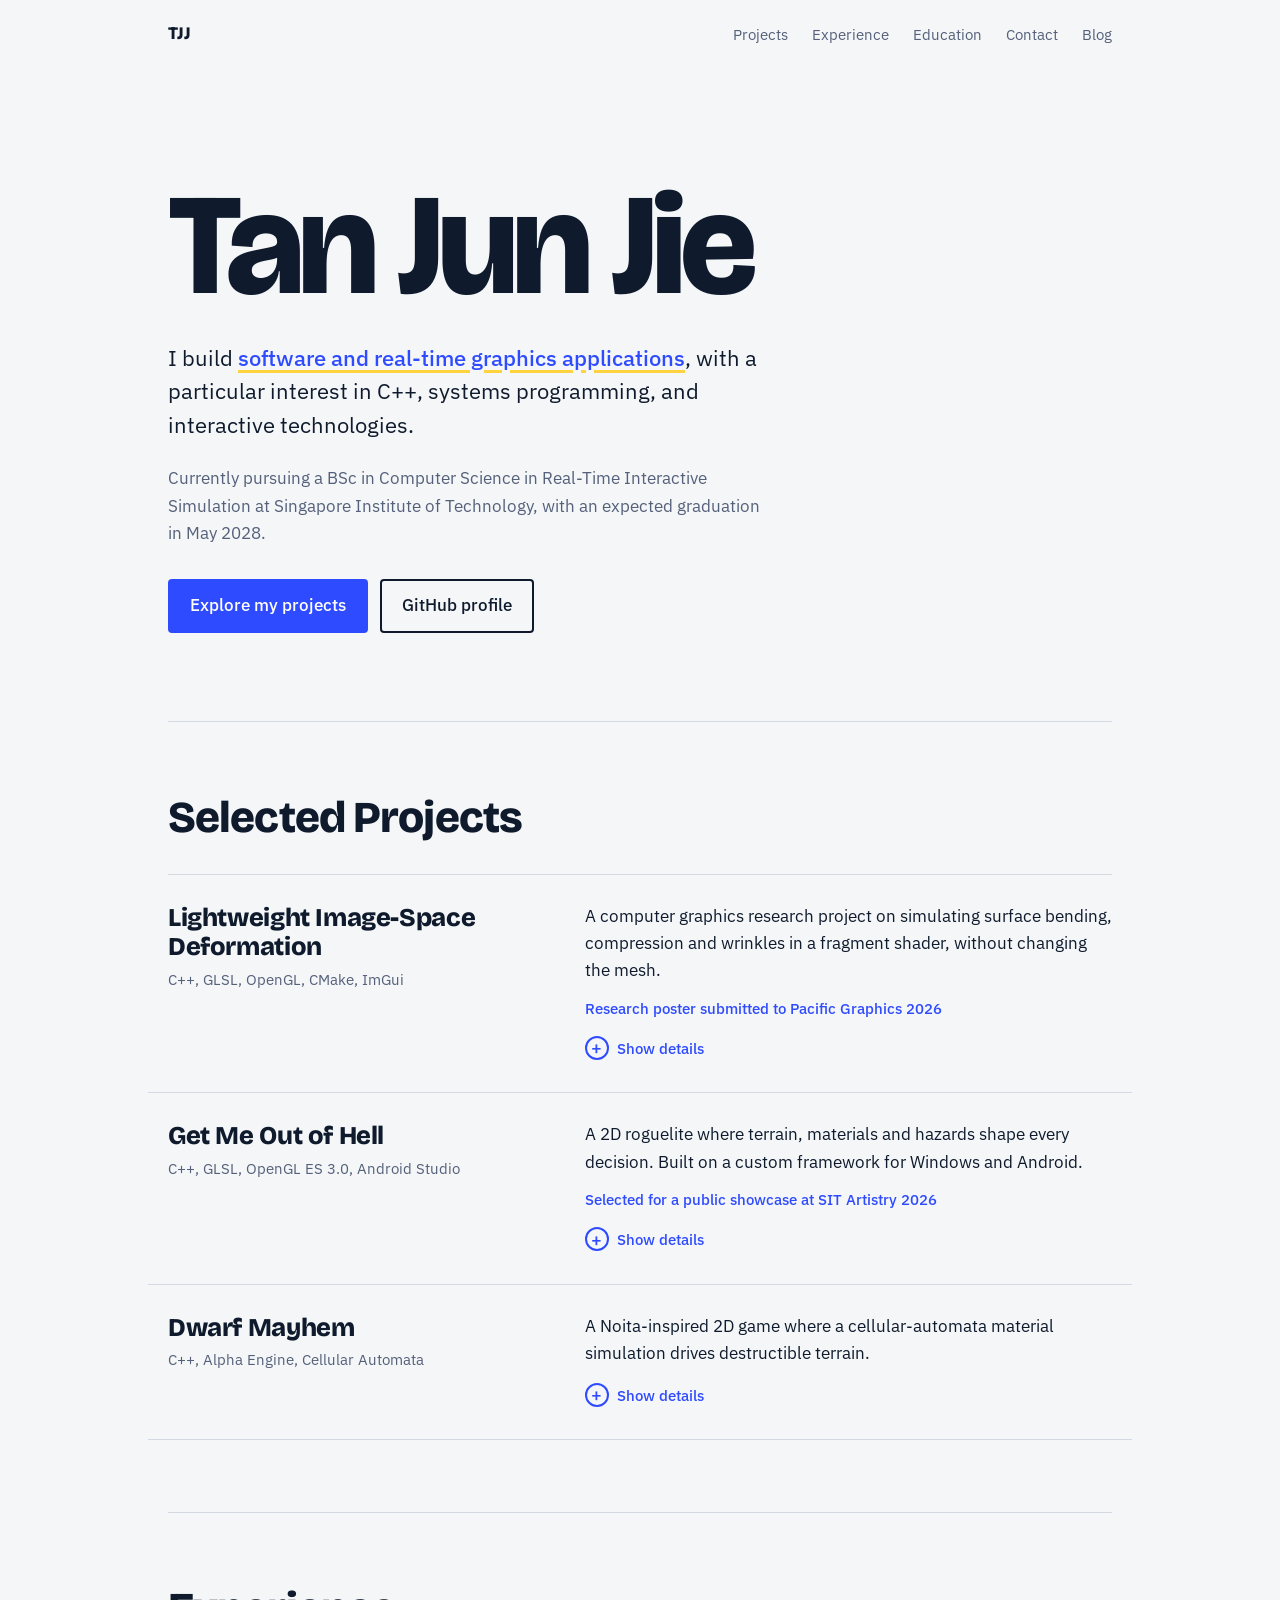
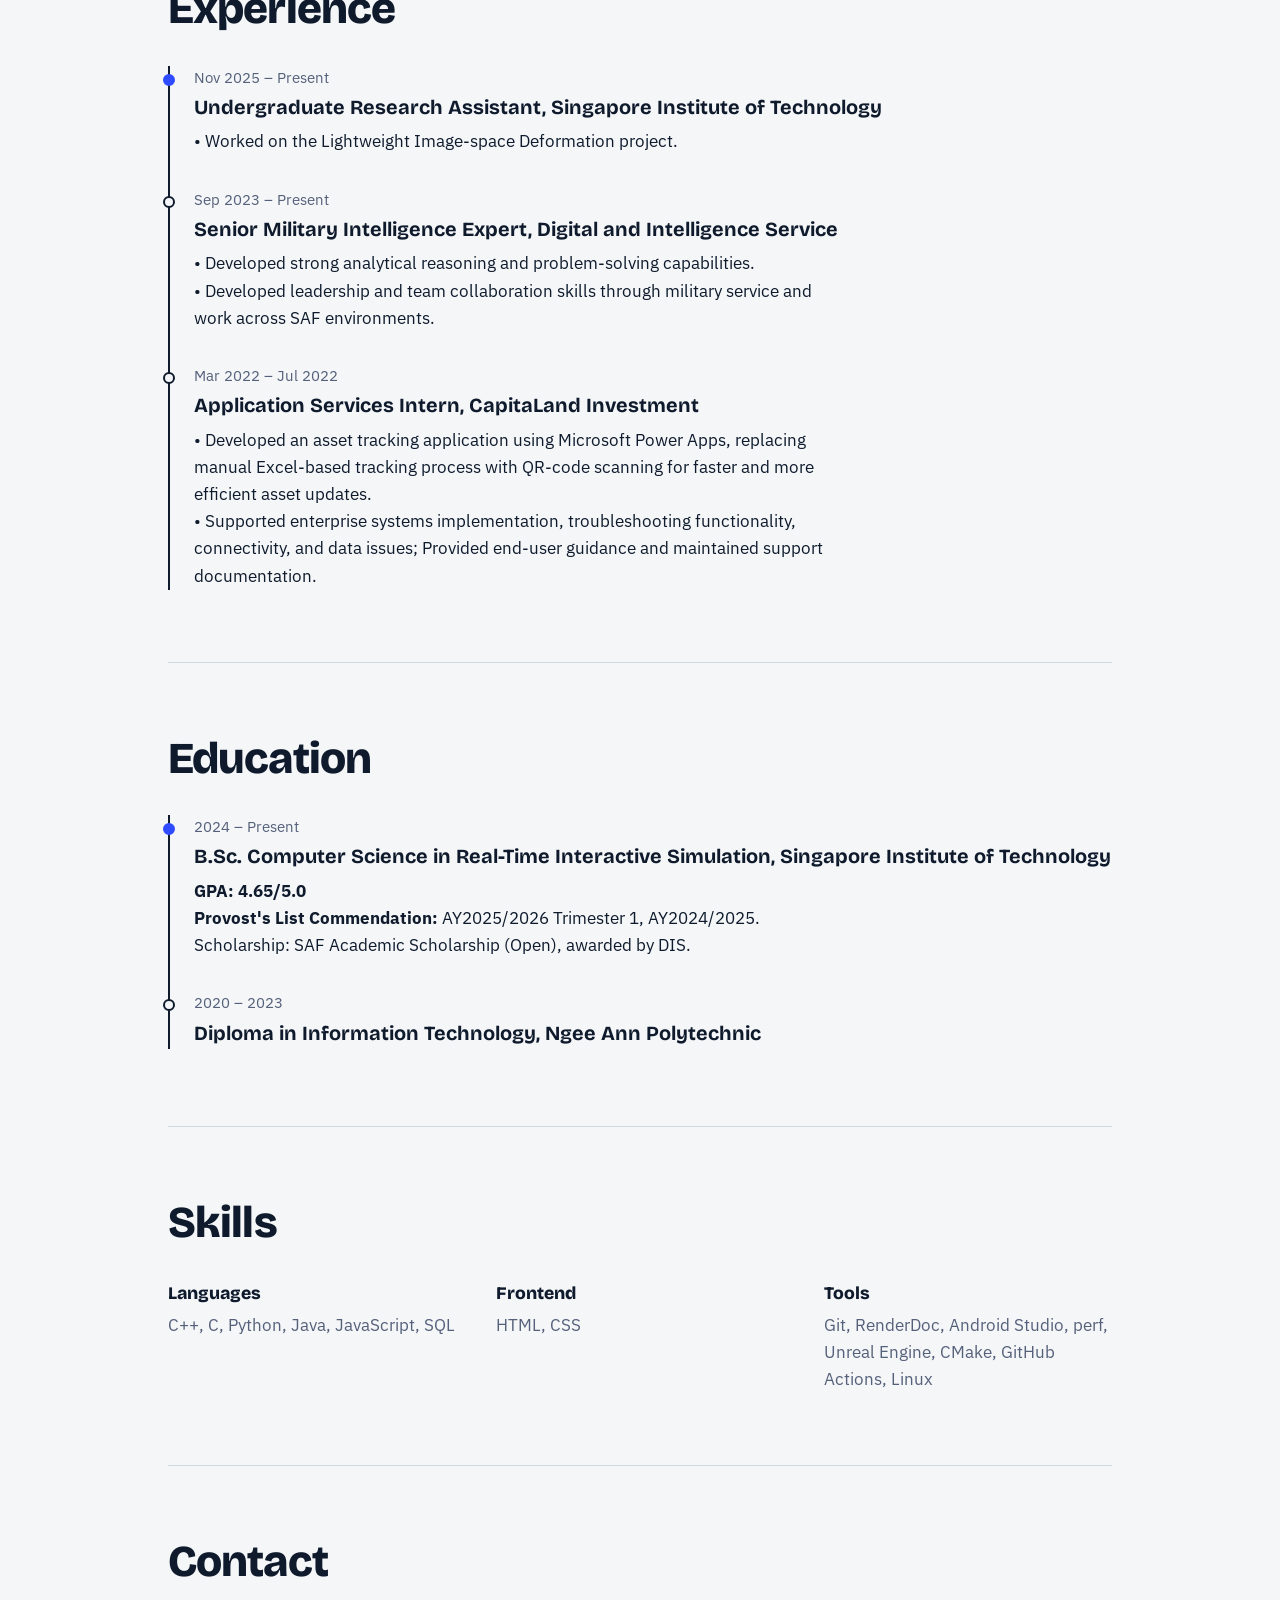
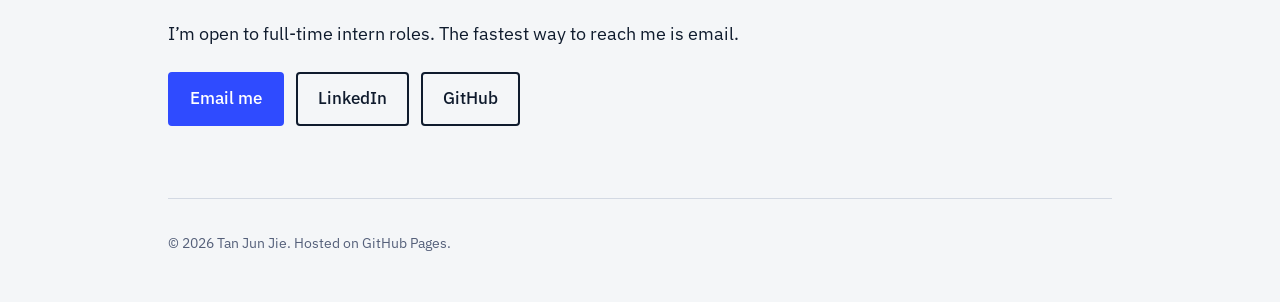
<file: index.html>
<!DOCTYPE html>
<html lang="en">
<head>
<meta charset="utf-8">
<meta name="viewport" content="width=device-width, initial-scale=1">
<title>Tan Jun Jie – Aspiring Software Developer</title>
<meta name="description" content="Portfolio of Tan Jun Jie, an aspiring software developer who builds real-time graphics applications and games in C++.">
<link rel="icon" href="data:image/svg+xml,<svg xmlns=%22http://www.w3.org/2000/svg%22 viewBox=%220 0 100 100%22><text y=%22.9em%22 font-size=%2290%22>💻</text></svg>">
<link rel="preconnect" href="https://fonts.googleapis.com">
<link rel="preconnect" href="https://fonts.gstatic.com" crossorigin>
<link href="https://fonts.googleapis.com/css2?family=Bricolage+Grotesque:opsz,wght@12..96,500;12..96,800&family=IBM+Plex+Sans:wght@400;500&display=swap" rel="stylesheet">
<link rel="stylesheet" href="css/style.css">
</head>
<body>
<div class="wrap">

  <header class="bar">
    <a class="home" href="#top">TJJ</a>
    <nav aria-label="Main">
      <a href="#projects">Projects</a>
      <a href="#experience">Experience</a>
      <a href="#education">Education</a>
      <a href="#contact">Contact</a>
      <a href="Blog/index.html">Blog</a>
    </nav>
  </header>

  <main id="top">
    <div class="hero">
      <h1>Tan Jun Jie</h1>
      <p class="lead">I build <mark>software and real-time graphics applications</mark>, with a particular interest in C++, systems programming, and interactive technologies.</p>
      <p class="now">Currently pursuing a BSc in Computer Science in Real-Time Interactive Simulation at Singapore Institute of Technology, with an expected graduation in May 2028.</p>
      <div class="actions">
        <a class="btn primary" href="#projects">Explore my projects</a>
        <a class="btn" href="https://github.com/TJJ101">GitHub profile</a>
      </div>
    </div>

    <!--
      ================= HOW TO ADD MEDIA TO A PROJECT =================
      1. Put your files in the matching folder, e.g. media/lisd/poster.pdf
         (folders already exist: media/lisd, media/get-me-out-of-hell, media/dwarf-mayhem)
      2. Inside that project's <div class="media"> ... </div>, paste any of these:

      SCREENSHOT (click to open full size):
        <figure>
          <a href="media/lisd/shot-1.png"><img src="media/lisd/shot-1.png" alt="Describe what the image shows" loading="lazy"></a>
          <figcaption>Caption here</figcaption>
        </figure>

      VIDEO FILE (.mp4, keep it under ~25 MB or use YouTube instead):
        <figure class="wide">
          <video controls preload="metadata" poster="media/lisd/video-cover.png">
            <source src="media/lisd/demo.mp4" type="video/mp4">
          </video>
          <figcaption>Caption here</figcaption>
        </figure>

      YOUTUBE VIDEO (replace VIDEO_ID with the part after v= in the link):
        <figure class="wide">
          <div class="embed">
            <iframe src="https://www.youtube.com/embed/VIDEO_ID" title="Describe the video" loading="lazy" allowfullscreen></iframe>
          </div>
          <figcaption>Caption here</figcaption>
        </figure>

      PDF (research poster or paper): a button goes in the .links row, an inline viewer goes in .media:
        <a class="btn small" href="media/lisd/poster.pdf">Read the poster (PDF)</a>

        <figure class="wide pdf">
          <iframe src="media/lisd/poster.pdf" title="Research poster"></iframe>
          <figcaption>Research poster. <a href="media/lisd/poster.pdf">Open in a new tab</a></figcaption>
        </figure>
      ==================================================================
    -->

    <section id="projects">
      <h2>Selected Projects</h2>
      <div class="projects">

        <!-- PROJECT 1 -->
        <article class="project" id="lisd">
          <div class="head">
            <div>
              <h3>Lightweight Image-Space Deformation</h3>
              <p class="stack">C++, GLSL, OpenGL, CMake, ImGui</p>
            </div>
            <div class="summary-text">
              <p>A computer graphics research project on simulating surface bending, compression and wrinkles in a fragment shader, without changing the mesh.</p>
              <p class="note">Research poster submitted to Pacific Graphics 2026</p>
              <button type="button" class="toggle" aria-expanded="true" aria-controls="lisd-detail"><span class="icon" aria-hidden="true"></span><span class="label">Hide details</span></button>
            </div>
          </div>
          <div class="detail" id="lisd-detail">
            <div class="text">
              <h4>The Idea</h4>
              <p style="text-align: justify;">A computer graphics research project on simulating <strong>convincing surface deformation without modifying the underlying mesh geometry</strong>. 
                Instead of traditional geometry-based deformation, it uses <strong>height information and fragment-shader techniques</strong> to make surfaces look like they're bending, compressing, and forming wrinkles.</p>
              <h4>How It Works</h4>
              <p style="text-align: justify;">The implementation uses a <strong>height-guided parallax approach</strong>. 
                Rather than physically moving vertices or introducing a skeletal rig, the <strong>fragment shader perturbs texture coordinates</strong> based on height information to simulate changes in surface depth.</p>
              <p style="text-align: justify;">Deformation is generated <strong>at the image level</strong> while keeping the original mesh intact, reducing the need for expensive geometry updates.</p>
              <h4>Materials and Wrinkles</h4>
              <p style="text-align: justify;">The system is designed to support different materials and deformation characteristics. Various models and height maps are used to experiment with how surfaces respond to interaction:</p>
              <ul>
                <li><strong>Skin-like</strong> surfaces</li>
                <li><strong>Gel-like</strong> surfaces</li>
                <li><strong>Softer</strong> materials</li>
              </ul>
              <p style="text-align: justify;">Particular attention goes to <strong>wrinkles and folds</strong>, where the visual response should reflect the <strong>direction and intensity</strong> of the applied deformation.</p>
              <h4>Haptic Interaction (WIP)</h4>
              <p style="text-align: justify;">A physical input device with a <strong>pincer-style mechanism</strong> provides a tangible way to interact with the simulated surface. 
                It connects <strong>physical input with the visual deformation response</strong>, exploring how image-space techniques can be extended beyond purely visual applications.</p>
              <h4>Status</h4>
              <p style="text-align: justify;">The research poster has been submitted to <b>Pacific Graphics 2026</b>.</p>
            </div>
            <div class="links">
              <a class="btn small" href="media/lisd/A_Lightweight_Image_Space_Deformation_Method_PG26_Poster.pdf">Read the poster (PDF)</a>
              <!-- ADD: <a class="btn small" href="https://github.com/TJJ101/YOUR-REPO-NAME">Source code</a> -->
            </div>
            <div class="media>
              <figure class="wide pdf">
                <iframe src="media/lisd/A_Lightweight_Image_Space_Deformation_Method_PG26_Poster.pdf" title="Research poster"></iframe>
                <figcaption>Research poster. <a href="media/lisd/A_Lightweight_Image_Space_Deformation_Method_PG26_Poster.pdf">Open in a new tab</a></figcaption>
              </figure>
            </div>
          </div>
        </article>

        <!-- PROJECT 2 -->
        <article class="project" id="get-me-out-of-hell">
          <div class="head">
            <div>
              <h3>Get Me Out of Hell</h3>
              <p class="stack">C++, GLSL, OpenGL ES 3.0, Android Studio</p>
            </div>
            <div class="summary-text">
              <p>A 2D roguelite where terrain, materials and hazards shape every decision. Built on a custom framework for Windows and Android.</p>
              <p class="note">Selected for a public showcase at SIT Artistry 2026</p>
              <button type="button" class="toggle" aria-expanded="true" aria-controls="get-me-out-of-hell-detail"><span class="icon" aria-hidden="true"></span><span class="label">Hide details</span></button>
            </div>
          </div>
          <div class="detail" id="get-me-out-of-hell-detail">
            <div class="text">
              <h4>Overview</h4>
              <p style="text-align: justify;">
                Get Me Out of Hell is a <strong>creepy-cute 2D roguelike dungeon crawler</strong> inspired by the Moon Rabbit folklore of East Asian mythology.
                While drawing inspiration from traditional dungeon-crawling experiences, the game introduces a different approach to dungeon progression: 
                <strong>instead of exploring a pre-built dungeon, players construct their own dungeon one tile at a time</strong>, shaping the challenges they will encounter as they progress.
              </p>
              <h4>Dungeon Building and Gameplay Loop</h4>
              <p style="text-align: justify;">
                At the beginning of a run, players enter a dedicated map-building room where they can place a new dungeon tile. Each tile must be connected to the starting tile, allowing players to gradually expand their dungeon while determining its layout. <br><br>
                Every newly placed tile is generated using a combination of randomly selected parameters, including its shape, modifiers, and loot rarity. These elements introduce variation between tiles, giving each placement the potential to create a different encounter and reward opportunity. <br><br>
                Once a tile has been placed, players enter the dungeon and must clear that tile before returning to the map-building room. Only after completing the encounter can they expand their dungeon by placing another tile. This creates the game's core gameplay loop:</p>
              <ul>
                <li><strong>Map Building</strong></li>
                <li><strong>Dungeon Combat</strong></li>
                <li><strong>Map Building</strong></li>
                <li><strong>Dungeon Combat</strong></li>
                <li><strong>Repeat</strong></li>
              </ul>
              <p style="text-align: justify;">
                By alternating between dungeon construction and combat, the game gives players <strong>an active role</strong> in shaping their own progression. Dungeon building becomes more than just a preparation phase; it directly determines the spaces players will explore and the challenges they will face.
              </p>
              <h4>Technical Implementation</h4>
              <p style="text-align: justify;">
                Developed using <strong>C++ and OpenGL ES 3.0</strong>, the project was built using <strong>a custom engine</strong> rather than relying on a full-fledged commercial game engine. The development process involved implementing the underlying systems needed to support the game's 2D gameplay and rendering.
                The project was also developed for Windows and Android, introducing additional considerations for cross-platform compatibility.
              </p>
              <h4>Status</h4>
              <p style="text-align: justify;">The game was selected for a public showcase at <a href="https://lnkd.in/p/g-N6imwh"><b>SIT Artistry 2026</b></a>.</p>
            </div>
            <div class="links">
              <!-- ADD: <a class="btn small" href="https://github.com/TJJ101/YOUR-REPO-NAME">Source code</a> -->
            </div>
            <div class="media">
              <figure class="wide">
                <!--<video controls preload="metadata" poster="media/lisd/video-cover.png"> -->
                <video controls preload="metadata">
                  <source src="media/get-me-out-of-hell/Trailer.mp4" type="video/mp4">
                </video>
                <figcaption>Gameplay Trailer for Get Me out of Hell</figcaption>
              </figure>
              <figure>
                <a href="media/get-me-out-of-hell/Get-Me-Out-of-Hell_Poster.png"><img src="media/get-me-out-of-hell/Get-Me-Out-of-Hell_Poster.png" alt="A Poster for Get Me Out of Hell" loading="lazy"></a>
                <figcaption>Poster for Get Me Out of Hell</figcaption>
              </figure>
            </div>
          </div>
        </article>

        <!-- PROJECT 3 -->
        <article class="project" id="dwarf-mayhem">
          <div class="head">
            <div>
              <h3>Dwarf Mayhem</h3>
              <p class="stack">C++, Alpha Engine, Cellular Automata</p>
            </div>
            <div class="summary-text">
              <p>A Noita-inspired 2D game where a cellular-automata material simulation drives destructible terrain.</p>
              <button type="button" class="toggle" aria-expanded="true" aria-controls="dwarf-mayhem-detail"><span class="icon" aria-hidden="true"></span><span class="label">Hide details</span></button>
            </div>
          </div>
          <div class="detail" id="dwarf-mayhem-detail">
            <div class="text">
              <h4>Overview</h4>
              <p style="text-align: justify;">
                A Noita-inspired 2D mining game that explores <strong>simulation-driven gameplay</strong> through <strong>cellular automata and destructible environments</strong>. 
                Players dig down toward <strong>the core</strong> of a world where materials <strong>interact dynamically</strong> instead of staying fixed in a predefined level.
              </p>
              <h4>Gameplay Loop</h4>
              <ol>
                <li><strong>Mine</strong> your way down to the core</li>
                <li><strong>Sell</strong> what you collect at the shop. Every mined material earns money, and the shop <strong>only opens near the surface</strong>.</li>
                <li><strong>Upgrade</strong> your gear with the money.</li>
                <li><strong>Dig Deeper</strong> and repeat.</li>
              </ol>
              <p><strong>Ores</strong> are stone that sells for <strong>more money</strong>, so finding them speeds up progress.</p>
              <h4>The Deeper You Go, The Harder It Gets</h4>
              <ul>
                <li><strong>Heat:</strong> temperature rises with depth, and players take <strong>more and more damage</strong>. Surviving means buying <strong>more heat armour</strong> and <strong>moving faster</strong>.</li>
                <li><strong>Limited storage:</strong> players can only carry so much, and can <strong>upgrade their storage at the shop</strong>.</li>
              </ul>
              <p style="text-align: justify;">Because the shop only opens near the surface and storage is limited, players have to decide <strong>how deep to push before heading back to sell</strong>.</p>
              <h4>Materials</h4>
              <p style="text-align: justify;">Every material in the world is simulated with cellular automata, and falls into one of three groups:</p>
              <ul>
                <li><strong>Solids:</strong> Sand, Stone, Dirt (plus <strong>Ores</strong>, which are Stone that sells for more)</li>
                <li><strong>Liquids:</strong> Water, Lava</li>
                <li><strong>Gases:</strong> Steam, Toxic Gas</li>
              </ul>
              <h4>How Each Material Behaves</h4>
              <ul>
                <li><strong>Liquids flow down.</strong></li>
                <li><strong>Stone stays in place.</strong> Sand and dirt behave like their real-life counterparts: they <strong>fall and flow, but don’t spread out</strong> like a liquid.</li>
                <li><strong>Gases expand and float up.</strong></li>
              </ul>
              <p style="text-align: justify;">Liquids and gases also have a certain <strong>compressibility</strong>.</p>
              <h4>Material Interactions</h4>
              <ul>
                <li><strong>Water meets lava</strong> and creates <strong>stone and steam</strong>.</li>
                <li><strong>Solids sink through liquids</strong>, displacing the liquid.</li>
                <li><strong>Gases rise through liquids.</strong></li>
              </ul>
              <p style="text-align: justify;">Rather than relying on manually scripted interactions alone, each material element <strong>updates according to its surrounding conditions</strong>, so the state of the environment keeps changing as the player interacts with it.</p>
              <h4>Destructible Terrain</h4>
              <p style="text-align: justify;"> 
                The environment is not just a set of static obstacles. It can be <strong>altered during gameplay</strong>, letting players affect the world around them. 
                Mining is how players earn money, so <strong>destroying terrain is the core of the game</strong>, and it opens up <strong>emergent interactions</strong> along the way.
              </p>
              <h4>Technical Implementation</h4>
              <p style="text-align: justify;">
                Built in <strong>C++ using the Alpha Engine</strong>. The project involved implementing <strong>simulation-based systems in a 2D game</strong>, using cellular automata to represent dynamic materials and connecting those systems to the gameplay experience.
              </p>
            </div>
            <div class="links">
              <a class="btn small" href="https://github.com/TJJ101/Dwarf-Mayhem-Into-the-Depths-release">Release</a>
            </div>
            <div class="media">
              <figure class="wide">
                <video controls preload="metadata" poster="media/dwarf-mayhem/Dwarf-Mayhem_SS1.png">
                  <source src="media/dwarf-mayhem/Dwarf-Mayhem_Trailer.mp4" type="video/mp4">
                </video>
                <figcaption>Gameplay Trailer for Dwarf Mayhem</figcaption>
              </figure>
            </div>
          </div>
        </article>
      </div>
    </section>

    <section id="experience">
      <h2>Experience</h2>
      <ol class="timeline">
        <li>
          <p class="when">Nov 2025 – Present</p>
          <h3>Undergraduate Research Assistant, Singapore Institute of Technology</h3>
          <p>• Worked on the Lightweight Image-space Deformation project.</p>
        </li>
        <li>
          <p class="when">Sep 2023 – Present</p>
          <h3>Senior Military Intelligence Expert, Digital and Intelligence Service</h3>
          <p>• Developed strong analytical reasoning and problem-solving capabilities.</p>
          <p>• Developed leadership and team collaboration skills through military service and work across SAF environments.</p>
        </li>
        <li>
          <p class="when">Mar 2022 – Jul 2022</p>
          <h3>Application Services Intern, CapitaLand Investment</h3>
          <p>• Developed an asset tracking application using Microsoft Power Apps, replacing manual Excel-based tracking process with QR-code scanning for faster and more efficient asset updates.</p>
          <p>• Supported enterprise systems implementation, troubleshooting functionality, connectivity, and data issues; Provided end-user guidance and maintained support documentation.</p>
        </li>
      </ol>
    </section>

    <section id="education">
      <h2>Education</h2>
      <ol class="timeline">
        <li>
          <p class="when">2024 – Present</p>
          <h3>B.Sc. Computer Science in Real-Time Interactive Simulation, Singapore Institute of Technology</h3>
          <p><b>GPA: 4.65/5.0</b></p>
          <p><b>Provost's List Commendation:</b> AY2025/2026 Trimester 1, AY2024/2025.</p>
          <p>Scholarship: SAF Academic Scholarship (Open), awarded by DIS.</p>
        </li>
        <li>
          <p class="when">2020 – 2023</p>
          <h3>Diploma in Information Technology, Ngee Ann Polytechnic</h3>
        </li>
      </ol>
    </section>

    <section id="skills">
      <h2>Skills</h2>
      <dl class="skills">
        <div><dt>Languages</dt><dd>C++, C, Python, Java, JavaScript, SQL</dd></div>
        <div><dt>Frontend</dt><dd>HTML, CSS</dd></div>
        <div><dt>Tools</dt><dd>Git, RenderDoc, Android Studio, perf, Unreal Engine, CMake, GitHub Actions, Linux</dd></div>
      </dl>
    </section>

    <section id="contact" class="contact">
      <h2>Contact</h2>
      <p>I’m open to full-time intern roles. The fastest way to reach me is email.</p>
      <div class="actions">
        <a class="btn primary" href="mailto:tanjunjie616@gmail.com">Email me</a>
        <a class="btn" href="https://www.linkedin.com/in/junjie-tan-l0tm/">LinkedIn</a>
        <a class="btn" href="https://github.com/TJJ101">GitHub</a>
      </div>
    </section>
  </main>

  <footer>
    © 2026 Tan Jun Jie. Hosted on GitHub Pages.
  </footer>
</div>

<script>
  // Each project starts collapsed. Only the "Show details" button toggles it,
  // so selecting or copying text never opens or closes a card.
  // (Without JavaScript, all details stay visible.)
  (function () {
    function setOpen(card, open) {
      var btn = card.querySelector(".toggle");
      card.classList.toggle("is-open", open);
      card.querySelector(".detail").hidden = !open;
      btn.setAttribute("aria-expanded", String(open));
      btn.querySelector(".label").textContent = open ? "Hide details" : "Show details";
    }
    document.querySelectorAll(".project").forEach(function (card) {
      setOpen(card, false);
      card.querySelector(".toggle").addEventListener("click", function () {
        setOpen(card, !card.classList.contains("is-open"));
      });
    });
    // A link like yoursite.github.io/#dwarf-mayhem opens that project directly.
    function openFromHash() {
      var el = document.getElementById(location.hash.slice(1));
      if (el && el.classList.contains("project")) {
        setOpen(el, true);
        el.scrollIntoView();
      }
    }
    window.addEventListener("hashchange", openFromHash);
    openFromHash();
  })();
</script>
</body>
</html>
</file>
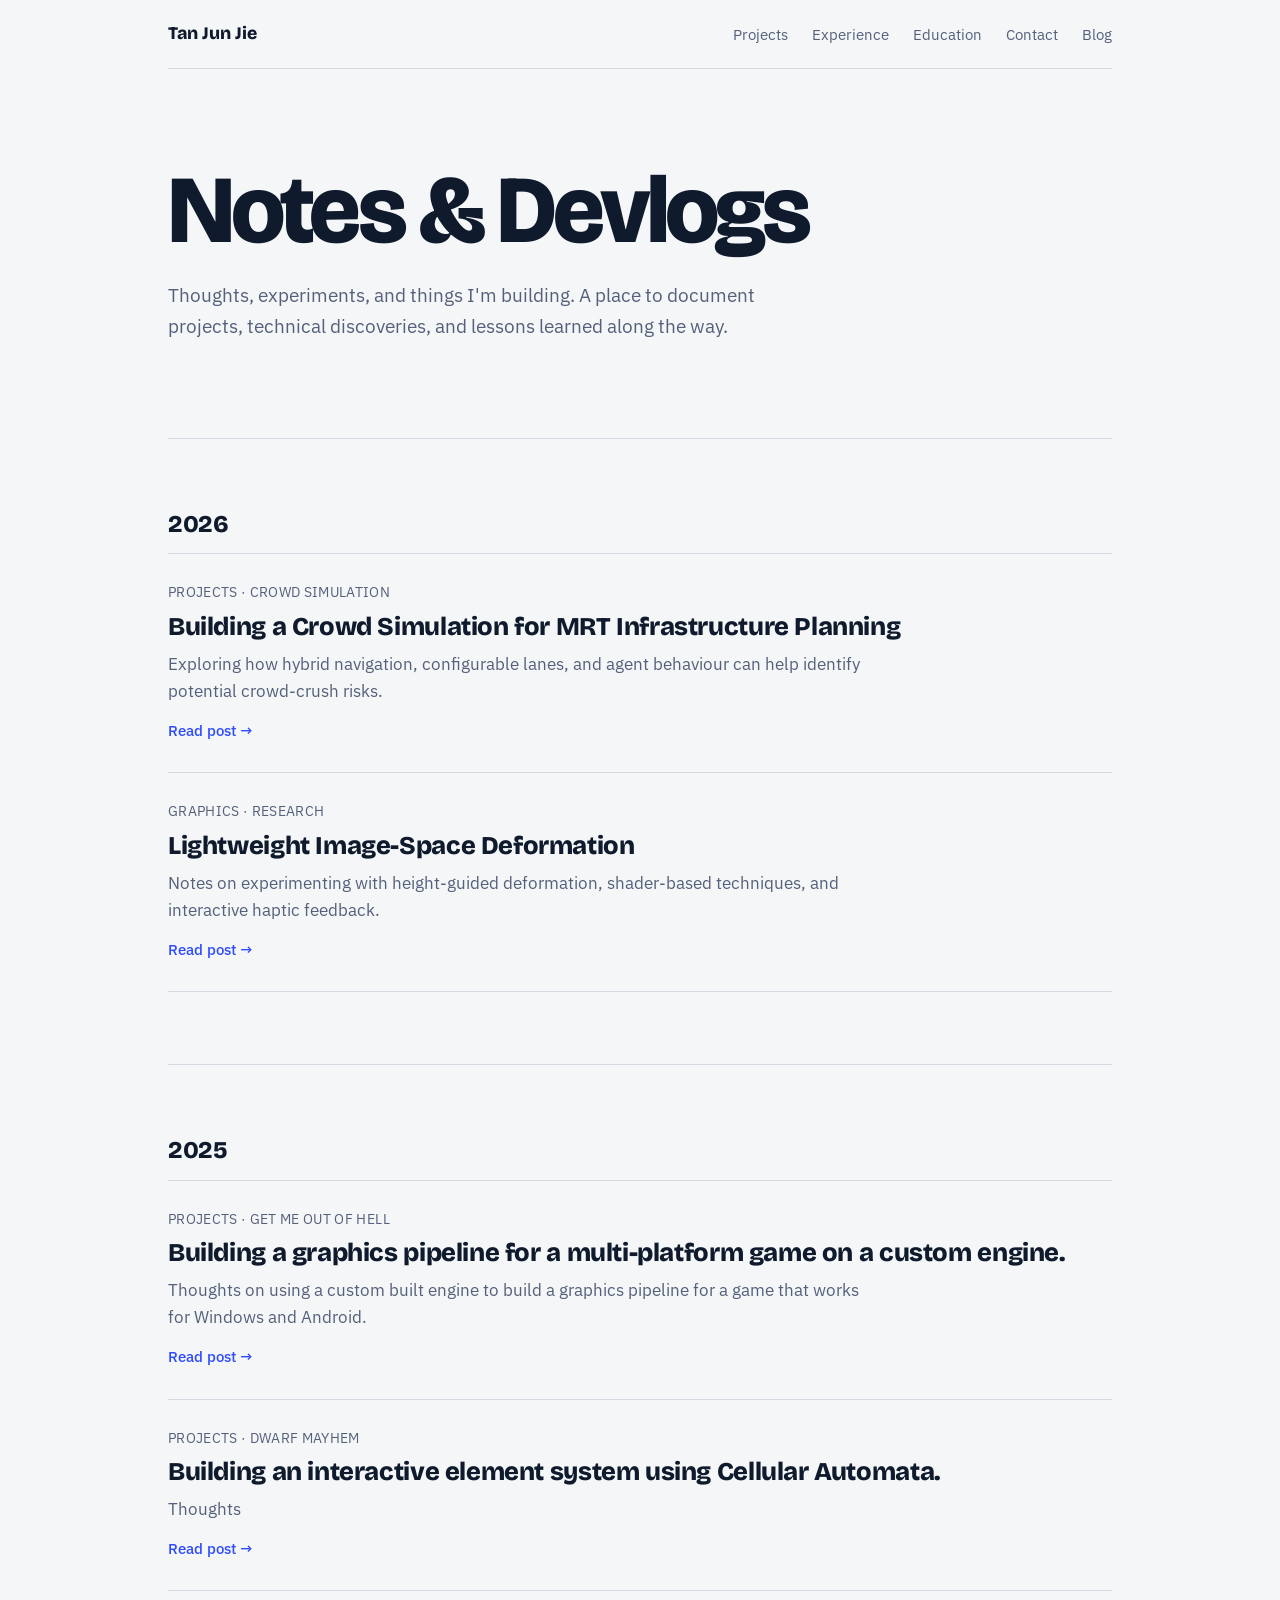
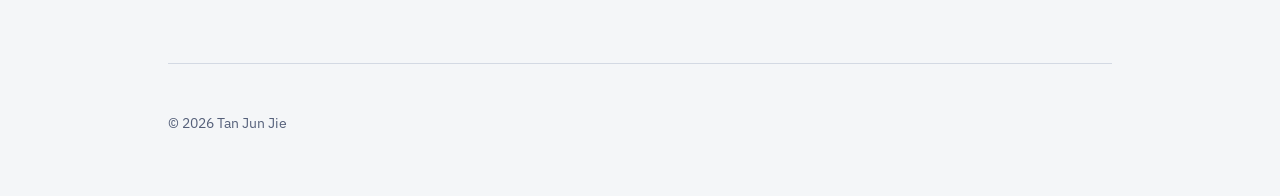
<file: Blog/index.html>
<!DOCTYPE html>
<html lang="en">
<head>
  <meta charset="UTF-8">
  <meta name="viewport" content="width=device-width, initial-scale=1.0">

  <title>Blog | Tan Jun Jie</title>
  <meta name="description" content="Thoughts, experiments, and development logs.">

  <link rel="preconnect" href="https://fonts.googleapis.com">
  <link rel="preconnect" href="https://fonts.gstatic.com" crossorigin>
  <link href="https://fonts.googleapis.com/css2?family=Bricolage+Grotesque:opsz,wght@12..96,400;12..96,500;12..96,600;12..96,700;12..96,800&family=IBM+Plex+Sans:wght@400;500;600;700&display=swap" rel="stylesheet">

  <link rel="stylesheet" href="../css/style.css">
</head>

<body>
  <div class="wrap">

    <!-- Navigation -->
    <header class="bar">
      <a class="home" href="../index.html">Tan Jun Jie</a>

      <nav>
        <a href="../index.html#projects">Projects</a>
        <a href="../index.html#experience">Experience</a>
        <a href="../index.html#education">Education</a>
        <a href="../index.html#contact">Contact</a>
        <a href="index.html">Blog</a>
      </nav>
    </header>

    <main>
      <!-- Introduction -->
      <section class="blog-hero">
        <h1>Notes & Devlogs</h1>

        <p>
          Thoughts, experiments, and things I'm building.
          A place to document projects, technical discoveries, and lessons learned along the way.
        </p>
      </section>

      <!-- Posts -->
      <section>
        <h2 class="blog-year">2026</h2>

        <article class="post">
          <p class="meta">Projects · Crowd Simulation</p>

          <h3>
            <a href="posts/crowd-simulation.html">
              Building a Crowd Simulation for MRT Infrastructure Planning
            </a>
          </h3>

          <p class="summary">
            Exploring how hybrid navigation, configurable lanes,
            and agent behaviour can help identify potential
            crowd-crush risks.
          </p>

          <a class="read-more" href="posts/crowd-simulation.html">
            Read post →
          </a>
        </article>

        <article class="post">
          <p class="meta">Graphics · Research</p>

          <h3>
            <a href="posts/lightweight-image-space-deformation.html">
              Lightweight Image-Space Deformation
            </a>
          </h3>

          <p class="summary">
            Notes on experimenting with height-guided deformation,
            shader-based techniques, and interactive haptic feedback.
          </p>

          <a class="read-more" href="posts/lightweight-image-space-deformation.html">
            Read post →
          </a>
        </article>
      </section>
      
      <section>
        <h2 class="blog-year">2025</h2>

        <article class="post">
          <p class="meta">Projects · Get Me Out of Hell</p>

          <h3>
            <a href="posts/get-me-out-of-hell.html">
              Building a graphics pipeline for a multi-platform game on a custom engine.
            </a>
          </h3>

          <p class="summary">
            Thoughts on using a custom built engine to build a graphics pipeline for a
            game that works for Windows and Android.
          </p>

          <a class="read-more" href="posts/get-me-out-of-hell.html">
            Read post →
          </a>
        </article>
        
        <article class="post">
          <p class="meta">Projects · Dwarf Mayhem</p>

          <h3>
            <a href="posts/cellular-automata.html">
              Building an interactive element system using Cellular Automata.
            </a>
          </h3>

          <p class="summary">
            Thoughts 
          </p>

          <a class="read-more" href="posts/cellular-automata.html">
            Read post →
          </a>
        </article>

      </section>
    </main>

    <footer>
      <p>© 2026 Tan Jun Jie</p>
    </footer>
  </div>
</body>
</html>
</file>
<file: css/style.css>
:root {
  --paper: #f4f6f8;
  --ink: #0f1b2d;
  --muted: #55607a;
  --line: #d3d9e3;
  --accent: #2f4bff;
  --accent-ink: #ffffff;
  --mark: #ffd23f;
  --display: "Bricolage Grotesque", "Helvetica Neue", Arial, sans-serif;
  --body: "IBM Plex Sans", system-ui, -apple-system, "Segoe UI", sans-serif;
}
@media (prefers-color-scheme: dark) {
  :root:not([data-theme="light"]) {
    --paper: #0e1626;
    --ink: #eef1f7;
    --muted: #9aa5bd;
    --line: #25314a;
    --accent: #7b8dff;
    --accent-ink: #0e1626;
  }
}
:root[data-theme="dark"] {
  --paper: #0e1626;
  --ink: #eef1f7;
  --muted: #9aa5bd;
  --line: #25314a;
  --accent: #7b8dff;
  --accent-ink: #0e1626;
}

*, *::before, *::after { box-sizing: border-box; }
html { scroll-behavior: smooth; }
body {
  margin: 0;
  background: var(--paper);
  color: var(--ink);
  font-family: var(--body);
  font-size: 1.0625rem;
  line-height: 1.6;
}
a { color: inherit; }
a:focus-visible, button:focus-visible, summary:focus-visible {
  outline: 3px solid var(--accent);
  outline-offset: 3px;
  border-radius: 2px;
}
.wrap { max-width: 62rem; margin: 0 auto; padding: 0 1.5rem; }

/* Top bar */
.bar {
  display: flex; justify-content: space-between; align-items: center;
  padding: 1.25rem 0;
}
.bar nav { display: flex; gap: 1.5rem; font-size: 0.95rem; }
.bar a { text-decoration: none; color: var(--muted); }
.bar a:hover { color: var(--ink); }
.bar .home { font-family: var(--display); font-weight: 800; color: var(--ink); font-size: 1.1rem; }

/* Hero */
.hero { padding: clamp(3rem, 10vw, 7rem) 0 clamp(3rem, 8vw, 5.5rem); }
.hero h1 {
  font-family: var(--display);
  font-weight: 800;
  font-size: clamp(3.25rem, 13vw, 9rem);
  line-height: 0.92;
  letter-spacing: -0.04em;
  margin: 0 0 1.75rem;
}
.hero p.lead {
  max-width: 38rem;
  font-size: clamp(1.15rem, 2.4vw, 1.4rem);
  line-height: 1.5;
  margin: 0 0 1.5rem;
}
.hero mark {
  background: none;
  color: var(--accent);
  font-weight: 500;
  text-decoration: underline;
  text-decoration-color: var(--mark);
  text-decoration-thickness: 0.12em;
  text-underline-offset: 0.2em;
}
.now { color: var(--muted); max-width: 38rem; margin: 0 0 2rem; }
.actions { display: flex; flex-wrap: wrap; gap: 0.75rem; }
.btn {
  display: inline-block; padding: 0.7rem 1.25rem; font-weight: 500;
  text-decoration: none; border: 2px solid var(--ink); border-radius: 4px;
  transition: transform 0.15s, box-shadow 0.15s;
}
.btn.primary { background: var(--accent); border-color: var(--accent); color: var(--accent-ink); }
.btn:hover { transform: translate(-2px, -2px); box-shadow: 3px 3px 0 var(--ink); }
.btn.small { padding: 0.45rem 0.9rem; font-size: 0.95rem; }

/* Sections */
section { padding: clamp(2.5rem, 6vw, 4.5rem) 0; border-top: 1px solid var(--line); }
h2 {
  font-family: var(--display); font-weight: 800;
  font-size: clamp(1.9rem, 4vw, 2.75rem);
  letter-spacing: -0.02em; line-height: 1.1; margin: 0 0 2rem;
}

/* Projects: text is freely selectable; only the button expands the card */
.projects { border-top: 1px solid var(--line); }
.project {
  border-bottom: 1px solid var(--line);
  margin: 0 -1.25rem; padding: 0 1.25rem;
  scroll-margin-top: 1rem;
  box-shadow: inset 3px 0 0 transparent;
  transition: background-color 0.15s, box-shadow 0.15s;
}
/* Hovering anywhere on the card (or having it open) marks it as the active one */
.project.is-open { background: color-mix(in srgb, var(--accent) 6%, transparent); box-shadow: inset 3px 0 0 var(--accent); }
@media (hover: hover) {
  .project:hover { background: color-mix(in srgb, var(--accent) 6%, transparent); box-shadow: inset 3px 0 0 var(--accent); }
}
.head { display: grid; grid-template-columns: 1fr 1.4fr; gap: 1rem 2.5rem; padding: 1.75rem 0; }
.project h3 {
  font-family: var(--display); font-weight: 800; font-size: 1.6rem;
  letter-spacing: -0.015em; line-height: 1.15; margin: 0 0 0.4rem;
  width: fit-content; transition: color 0.15s;
}
/* The title only changes colour when the pointer is over the title text itself */
.project h3:hover { color: var(--accent); }
.stack { color: var(--muted); font-size: 0.92rem; margin: 0; }
.summary-text p { margin: 0 0 0.75rem; }
.note { font-size: 0.92rem; font-weight: 500; color: var(--accent); margin: 0 0 0.75rem; }
.toggle {
  display: inline-flex; align-items: center; gap: 0.5rem;
  font: inherit; font-size: 0.95rem; font-weight: 500; color: var(--accent);
  background: none; border: 0; padding: 0.25rem 0; cursor: pointer;
}
.toggle:hover .label { text-decoration: underline; text-underline-offset: 3px; }
.toggle .icon {
  display: inline-grid; place-items: center;
  width: 1.5rem; height: 1.5rem; border: 2px solid currentColor; border-radius: 50%;
  font-size: 1.1rem; line-height: 1;
}
.toggle .icon::before { content: "+"; }
.project.is-open .toggle .icon::before { content: "–"; }

.detail { padding: 0 0 2.25rem; }
.detail .text { max-width: 44rem; }
.detail .text p { margin: 0 0 1rem; }
.detail .text h4 {
font-family: var(--display); font-weight: 800; font-size: 1.15rem;
letter-spacing: -0.01em; line-height: 1.25;
margin: 1.75rem 0 0.5rem; padding-left: 0.75rem;
border-left: 3px solid var(--accent);
}
.detail .text h4:first-child { margin-top: 0; }
.detail .text strong { font-weight: 600; }
.detail .text ul, .detail .text ol { margin: 0 0 1rem; padding-left: 1.5rem; }
.detail .text li { margin-bottom: 0.25rem; }
.detail .text li::marker { color: var(--accent); font-weight: 600; }
.detail .text mark {
  background: linear-gradient(transparent 55%, var(--mark) 55%);
  color: inherit; font-weight: 600; padding: 0 0.1em;
}
.links { display: flex; flex-wrap: wrap; gap: 0.75rem; margin: 1.25rem 0 0; }

/* Media: screenshots, videos, PDFs */
.media { display: grid; grid-template-columns: repeat(auto-fit, minmax(16rem, 1fr)); gap: 1.25rem; margin-top: 1.75rem; }
.media:empty { display: none; }
.media figure { margin: 0; }
.media .wide { grid-column: 1 / -1; }
.media img, .media video {
  display: block; width: 100%; height: auto;
  border: 1px solid var(--line); border-radius: 4px; background: var(--line);
}
.media figcaption { font-size: 0.9rem; color: var(--muted); margin-top: 0.4rem; }
.embed { position: relative; aspect-ratio: 16 / 9; border: 1px solid var(--line); border-radius: 4px; overflow: hidden; }
.embed iframe { position: absolute; inset: 0; width: 100%; height: 100%; border: 0; }
.pdf iframe { width: 100%; height: 36rem; border: 1px solid var(--line); border-radius: 4px; }

/* Timeline (education) */
.timeline { list-style: none; margin: 0; padding: 0 0 0 1.5rem; border-left: 2px solid var(--ink); }
.timeline li { position: relative; padding: 0 0 2rem; }
.timeline li:last-child { padding-bottom: 0; }
.timeline li::before {
  content: ""; position: absolute; left: calc(-1.5rem - 7px); top: 0.5rem;
  width: 12px; height: 12px; background: var(--paper); border: 2px solid var(--ink); border-radius: 50%;
}
.timeline li:first-child::before { background: var(--accent); border-color: var(--accent); }
.when { color: var(--muted); font-size: 0.92rem; margin: 0; }
.timeline h3 { font-family: var(--display); font-size: 1.25rem; margin: 0.1rem 0 0.35rem; }
.timeline p:not(.when) { margin: 0; max-width: 40rem; }

/* Skills */
.skills { display: grid; grid-template-columns: repeat(auto-fit, minmax(14rem, 1fr)); gap: 1.5rem 2.5rem; margin: 0; }
.skills dt { font-family: var(--display); font-weight: 800; font-size: 1.1rem; margin-bottom: 0.25rem; }
.skills dd { margin: 0; color: var(--muted); }

/* Contact */
.contact p { max-width: 36rem; margin: 0 0 1.5rem; font-size: 1.15rem; }
footer { padding: 2rem 0 3rem; color: var(--muted); font-size: 0.9rem; border-top: 1px solid var(--line); }

@media (max-width: 40rem) {
  .head { grid-template-columns: 1fr; }
  .bar nav { gap: 1rem; }
  .pdf iframe { height: 26rem; }
}
@media (prefers-reduced-motion: reduce) {
  html { scroll-behavior: auto; }
  .btn { transition: none; }
  .btn:hover { transform: none; }
}

/* ================= BLOG ================= */

/* Blog hero */
.blog-hero {
  padding: clamp(3rem, 10vw, 6rem) 0;
}

.blog-hero h1 {
  font-family: var(--display);
  font-weight: 800;
  font-size: clamp(3rem, 10vw, 6rem);
  line-height: 0.95;
  letter-spacing: -0.04em;
  margin: 0 0 1.5rem;
}

.blog-hero p {
  max-width: 38rem;
  font-size: 1.2rem;
  color: var(--muted);
  margin: 0;
}

/* Override global section styling */
section.blog-year-section {
  padding: 2rem 0;
  border-top: none;
}

/* Separator between year groups */
section.blog-year-section + section.blog-year-section {
  border-top: 1px solid var(--line);
}

.blog-year {
  font-family: var(--display);
  font-size: 1.5rem;
  font-weight: 800;
  margin: 3rem 0 1rem;
}

.blog-year:first-child {
  margin-top: 0;
}

/* Blog articles */
.post {
  border-bottom: 1px solid var(--line);
  padding: 1.75rem 0;
}

.post:first-of-type {
  border-top: 1px solid var(--line);
}

.post .meta {
  color: var(--muted);
  font-size: 0.85rem;
  margin: 0 0 0.5rem;
  text-transform: uppercase;
  letter-spacing: 0.025em;
}

.post h3 {
  font-family: var(--display);
  font-size: 1.6rem;
  font-weight: 800;
  line-height: 1.2;
  letter-spacing: -0.015em;
  margin: 0 0 0.5rem;
}

.post h3 a {
  text-decoration: none;
}

.post h3 a:hover {
  color: var(--accent);
}

.post .summary {
  color: var(--muted);
  max-width: 44rem;
  margin: 0 0 0.75rem;
}

.read-more {
  color: var(--accent);
  font-size: 0.95rem;
  font-weight: 500;
  text-decoration: none;
}

.read-more:hover {
  text-decoration: underline;
  text-underline-offset: 3px;
}

/* Mobile */
@media (max-width: 40rem) {
  .post h3 {
    font-size: 1.4rem;
  }
}
</file>
